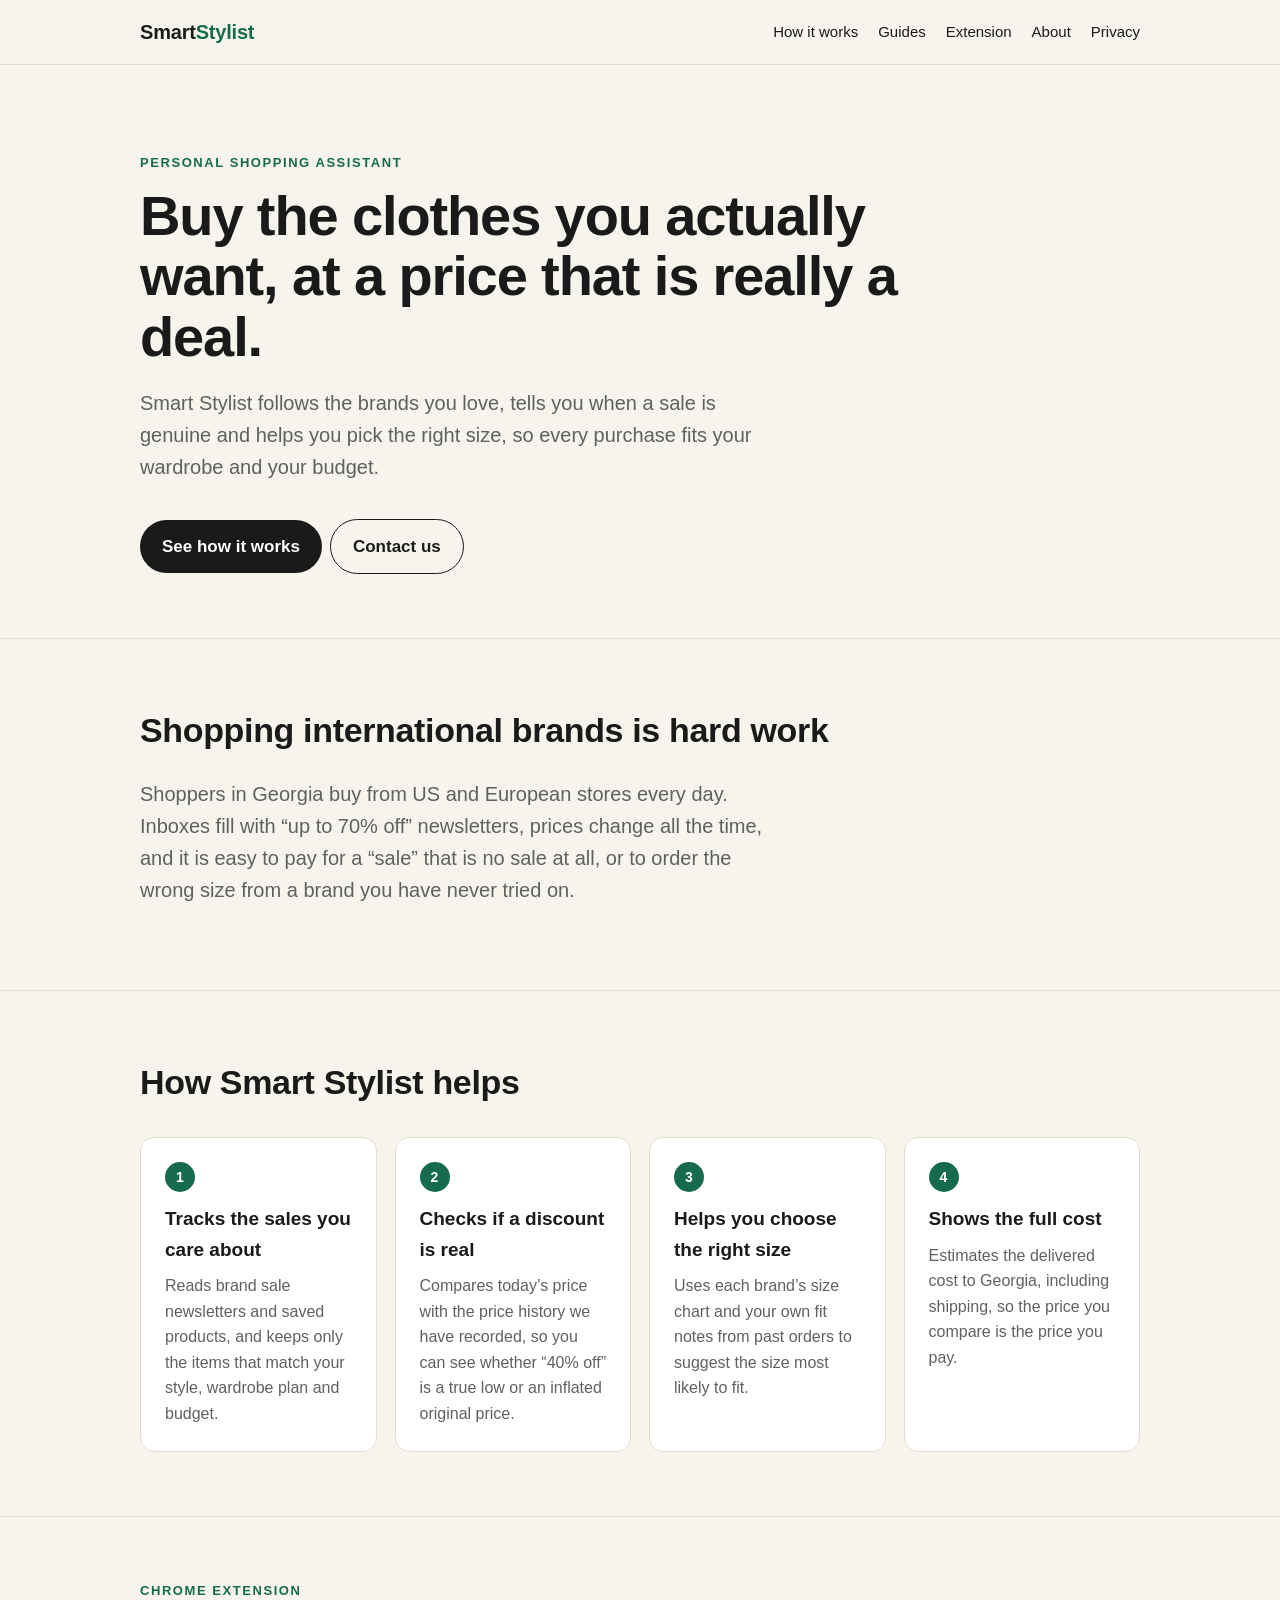
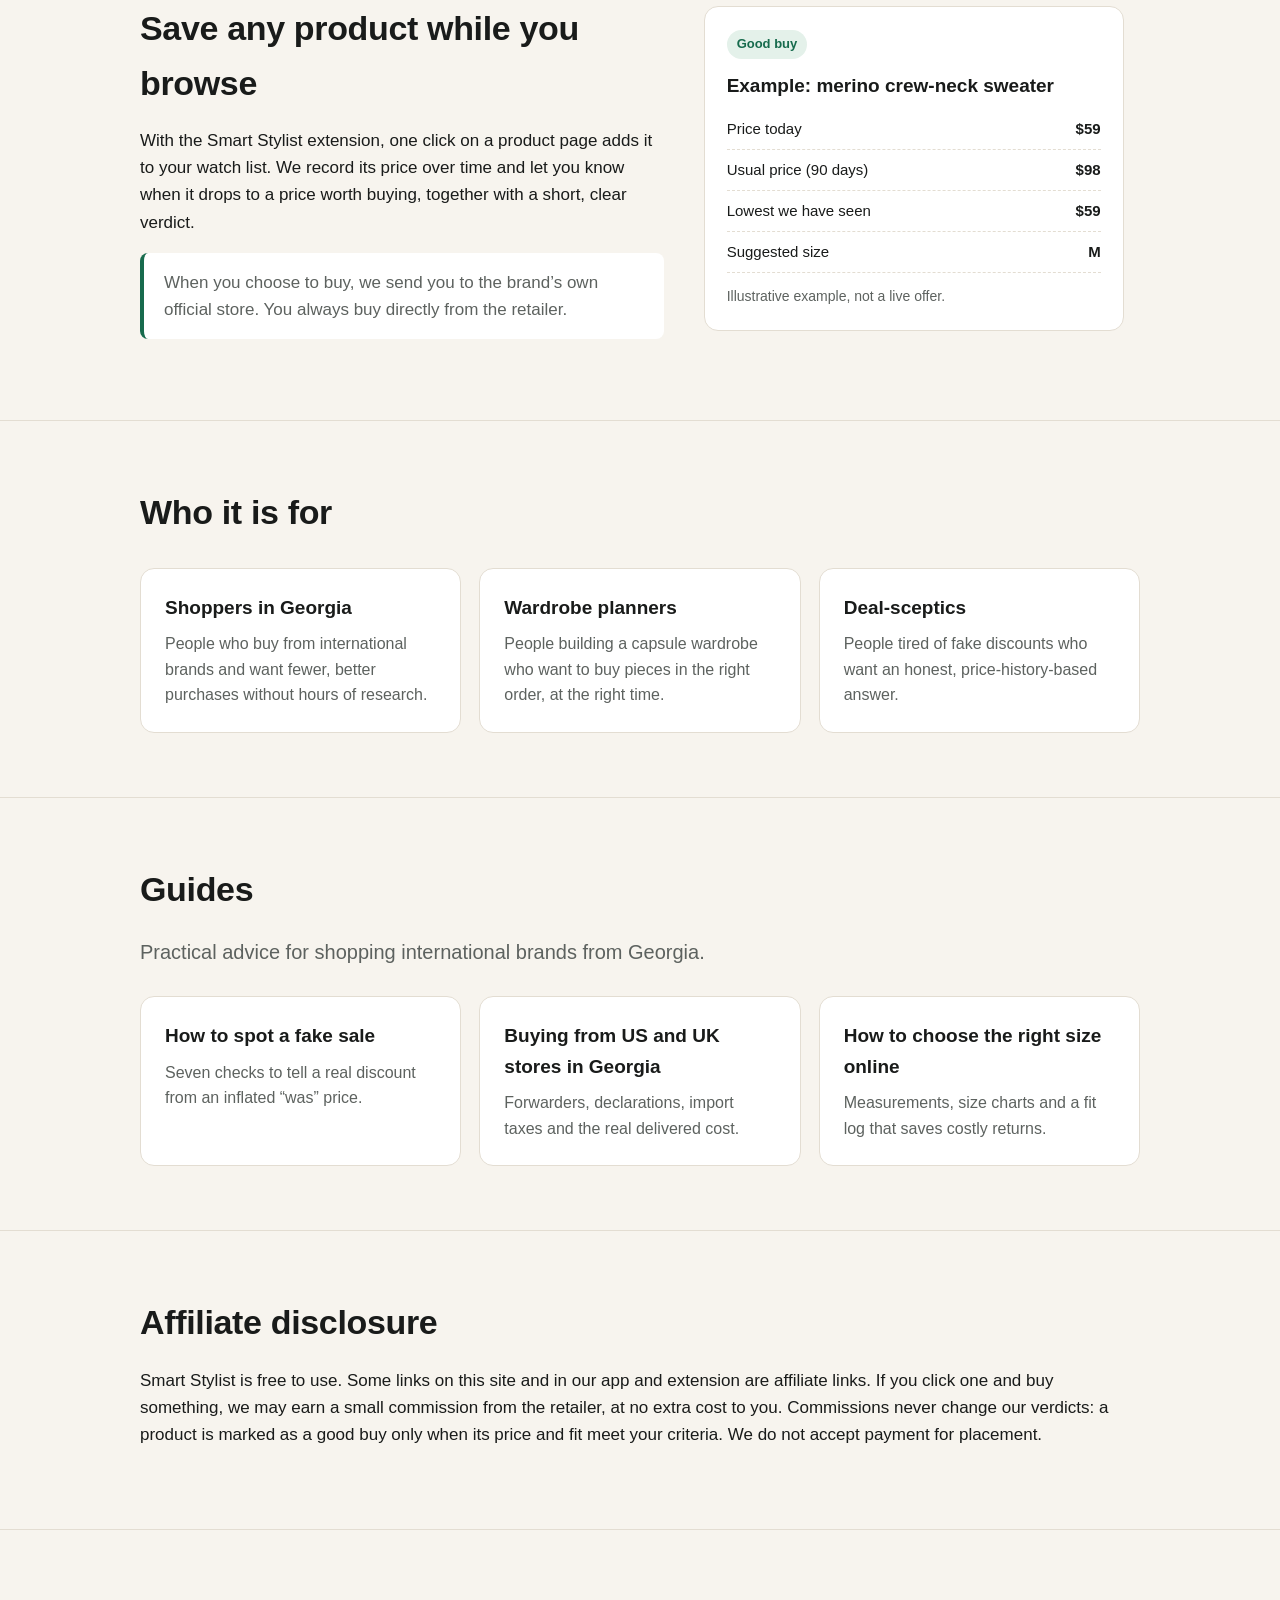
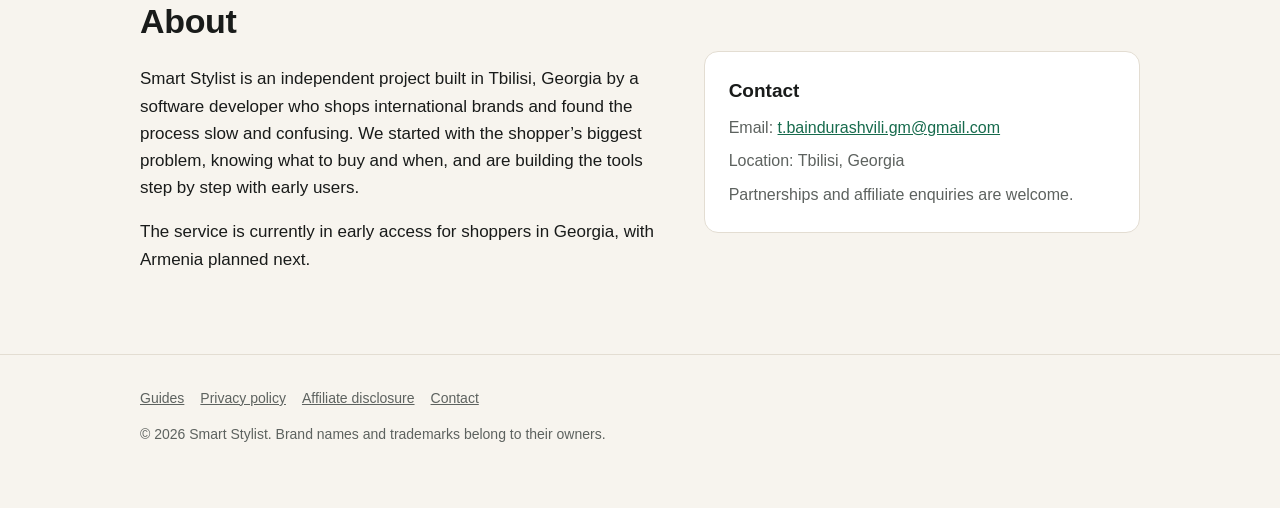
<file: index.html>
<!doctype html>
<html lang="en">
<head>
<meta charset="utf-8">
<meta name='impact-site-verification' value='3f9d5d5a-46a3-4375-ae0d-ba2f3f9a3997'>
<meta name="viewport" content="width=device-width,initial-scale=1">
<title>Smart Stylist — buy fewer, better clothes on real sales</title>
<meta name="description" content="Smart Stylist is a personal shopping assistant and Chrome extension that tracks fashion sales, checks whether discounts are real and helps you choose the right size. Built in Georgia.">
<link rel="stylesheet" href="styles.css">
</head>
<body>
<header><div class="wrap nav">
  <a class="brand" href="./">Smart<span>Stylist</span></a>
  <nav><a href="#how">How it works</a><a href="guides/">Guides</a><a class="hide-sm" href="#extension">Extension</a><a href="#about">About</a><a href="privacy.html">Privacy</a></nav>
</div></header>

<main>
<div class="wrap hero">
  <div class="eyebrow">Personal shopping assistant</div>
  <h1>Buy the clothes you actually want, at a price that is really a deal.</h1>
  <p class="lead">Smart Stylist follows the brands you love, tells you when a sale is genuine and helps you pick the right size, so every purchase fits your wardrobe and your budget.</p>
  <a class="btn" href="#how">See how it works</a><a class="btn alt" href="#about">Contact us</a>
</div>

<section id="problem"><div class="wrap">
  <h2>Shopping international brands is hard work</h2>
  <p class="lead">Shoppers in Georgia buy from US and European stores every day. Inboxes fill with “up to 70% off” newsletters, prices change all the time, and it is easy to pay for a “sale” that is no sale at all, or to order the wrong size from a brand you have never tried on.</p>
</div></section>

<section id="how"><div class="wrap">
  <h2>How Smart Stylist helps</h2>
  <div class="grid">
    <div class="card"><div class="num">1</div><h3>Tracks the sales you care about</h3><p>Reads brand sale newsletters and saved products, and keeps only the items that match your style, wardrobe plan and budget.</p></div>
    <div class="card"><div class="num">2</div><h3>Checks if a discount is real</h3><p>Compares today’s price with the price history we have recorded, so you can see whether “40% off” is a true low or an inflated original price.</p></div>
    <div class="card"><div class="num">3</div><h3>Helps you choose the right size</h3><p>Uses each brand’s size chart and your own fit notes from past orders to suggest the size most likely to fit.</p></div>
    <div class="card"><div class="num">4</div><h3>Shows the full cost</h3><p>Estimates the delivered cost to Georgia, including shipping, so the price you compare is the price you pay.</p></div>
  </div>
</div></section>

<section id="extension"><div class="wrap split">
  <div>
    <div class="eyebrow">Chrome extension</div>
    <h2>Save any product while you browse</h2>
    <p>With the Smart Stylist extension, one click on a product page adds it to your watch list. We record its price over time and let you know when it drops to a price worth buying, together with a short, clear verdict.</p>
    <p class="note">When you choose to buy, we send you to the brand’s own official store. You always buy directly from the retailer.</p>
  </div>
  <div class="verdict" aria-label="Example verdict">
    <span class="tag">Good buy</span>
    <h3 style="margin-top:12px">Example: merino crew-neck sweater</h3>
    <div class="row"><span>Price today</span><b>$59</b></div>
    <div class="row"><span>Usual price (90 days)</span><b>$98</b></div>
    <div class="row"><span>Lowest we have seen</span><b>$59</b></div>
    <div class="row"><span>Suggested size</span><b>M</b></div>
    <p style="font-size:14px;color:var(--muted);margin:12px 0 0">Illustrative example, not a live offer.</p>
  </div>
</div></section>

<section id="who"><div class="wrap">
  <h2>Who it is for</h2>
  <div class="grid">
    <div class="card"><h3>Shoppers in Georgia</h3><p>People who buy from international brands and want fewer, better purchases without hours of research.</p></div>
    <div class="card"><h3>Wardrobe planners</h3><p>People building a capsule wardrobe who want to buy pieces in the right order, at the right time.</p></div>
    <div class="card"><h3>Deal-sceptics</h3><p>People tired of fake discounts who want an honest, price-history-based answer.</p></div>
  </div>
</div></section>

<section id="guides"><div class="wrap">
  <h2>Guides</h2>
  <p class="lead">Practical advice for shopping international brands from Georgia.</p>
  <div class="grid">
    <a class="card" style="text-decoration:none;color:var(--ink)" href="guides/how-to-spot-a-fake-sale.html"><h3>How to spot a fake sale</h3><p>Seven checks to tell a real discount from an inflated “was” price.</p></a>
    <a class="card" style="text-decoration:none;color:var(--ink)" href="guides/buying-from-us-and-uk-stores-in-georgia.html"><h3>Buying from US and UK stores in Georgia</h3><p>Forwarders, declarations, import taxes and the real delivered cost.</p></a>
    <a class="card" style="text-decoration:none;color:var(--ink)" href="guides/how-to-choose-the-right-size-online.html"><h3>How to choose the right size online</h3><p>Measurements, size charts and a fit log that saves costly returns.</p></a>
  </div>
</div></section>

<section id="disclosure"><div class="wrap">
  <h2>Affiliate disclosure</h2>
  <p>Smart Stylist is free to use. Some links on this site and in our app and extension are affiliate links. If you click one and buy something, we may earn a small commission from the retailer, at no extra cost to you. Commissions never change our verdicts: a product is marked as a good buy only when its price and fit meet your criteria. We do not accept payment for placement.</p>
</div></section>

<section id="about"><div class="wrap split">
  <div>
    <h2>About</h2>
    <p>Smart Stylist is an independent project built in Tbilisi, Georgia by a software developer who shops international brands and found the process slow and confusing. We started with the shopper’s biggest problem, knowing what to buy and when, and are building the tools step by step with early users.</p>
    <p>The service is currently in early access for shoppers in Georgia, with Armenia planned next.</p>
  </div>
  <div class="card">
    <h3>Contact</h3>
    <p>Email: <a href="mailto:t.baindurashvili.gm@gmail.com">t.baindurashvili.gm@gmail.com</a></p>
    <p style="margin-top:8px">Location: Tbilisi, Georgia</p>
    <p style="margin-top:8px">Partnerships and affiliate enquiries are welcome.</p>
  </div>
</div></section>
</main>

<footer><div class="wrap">
  <a href="guides/">Guides</a><a href="privacy.html">Privacy policy</a><a href="#disclosure">Affiliate disclosure</a><a href="#about">Contact</a>
  <p>© 2026 Smart Stylist. Brand names and trademarks belong to their owners.</p>
</div></footer>
</body>
</html>
</file>
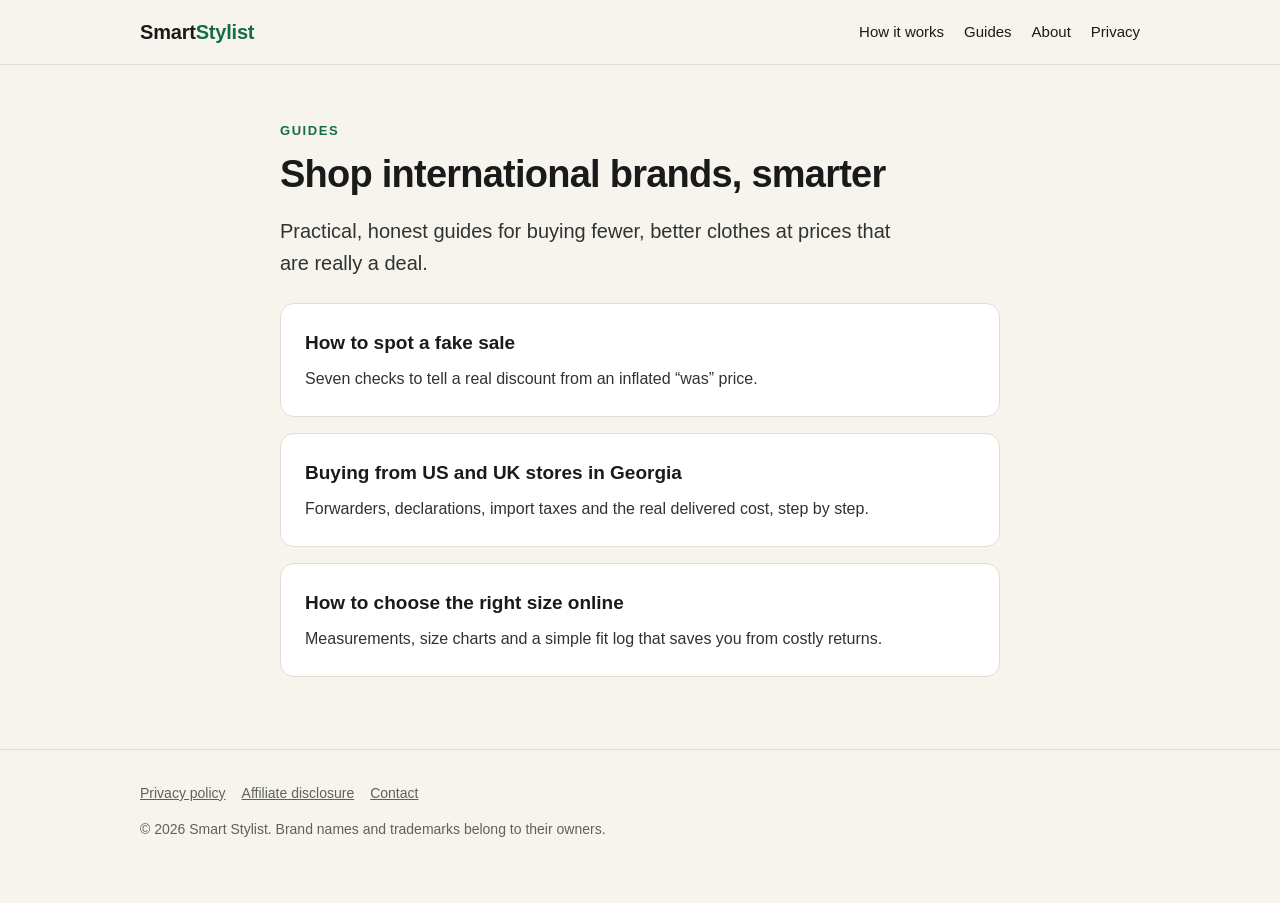
<file: guides/index.html>
<!doctype html>
<html lang="en">
<head>
<meta charset="utf-8">
<meta name="viewport" content="width=device-width,initial-scale=1">
<title>Guides — Smart Stylist</title>
<meta name="description" content="Practical guides for smarter fashion shopping from international brands: real discounts, sizing, and buying from Georgia.">
<link rel="stylesheet" href="../styles.css">
</head>
<body>
<header><div class="wrap nav">
  <a class="brand" href="../">Smart<span>Stylist</span></a>
  <nav><a href="../#how">How it works</a><a href="./">Guides</a><a class="hide-sm" href="../#about">About</a><a href="../privacy.html">Privacy</a></nav>
</div></header>
<main class="doc">
<div class="eyebrow">Guides</div>
<h1>Shop international brands, smarter</h1>
<p class="lead">Practical, honest guides for buying fewer, better clothes at prices that are really a deal.</p>
<div class="list-guides">
  <a class="card" href="how-to-spot-a-fake-sale.html"><h3>How to spot a fake sale</h3><p>Seven checks to tell a real discount from an inflated “was” price.</p></a>
  <a class="card" href="buying-from-us-and-uk-stores-in-georgia.html"><h3>Buying from US and UK stores in Georgia</h3><p>Forwarders, declarations, import taxes and the real delivered cost, step by step.</p></a>
  <a class="card" href="how-to-choose-the-right-size-online.html"><h3>How to choose the right size online</h3><p>Measurements, size charts and a simple fit log that saves you from costly returns.</p></a>
</div>
</main>
<footer><div class="wrap">
  <a href="../privacy.html">Privacy policy</a><a href="../#disclosure">Affiliate disclosure</a><a href="../#about">Contact</a>
  <p>© 2026 Smart Stylist. Brand names and trademarks belong to their owners.</p>
</div></footer>
</body>
</html>
</file>
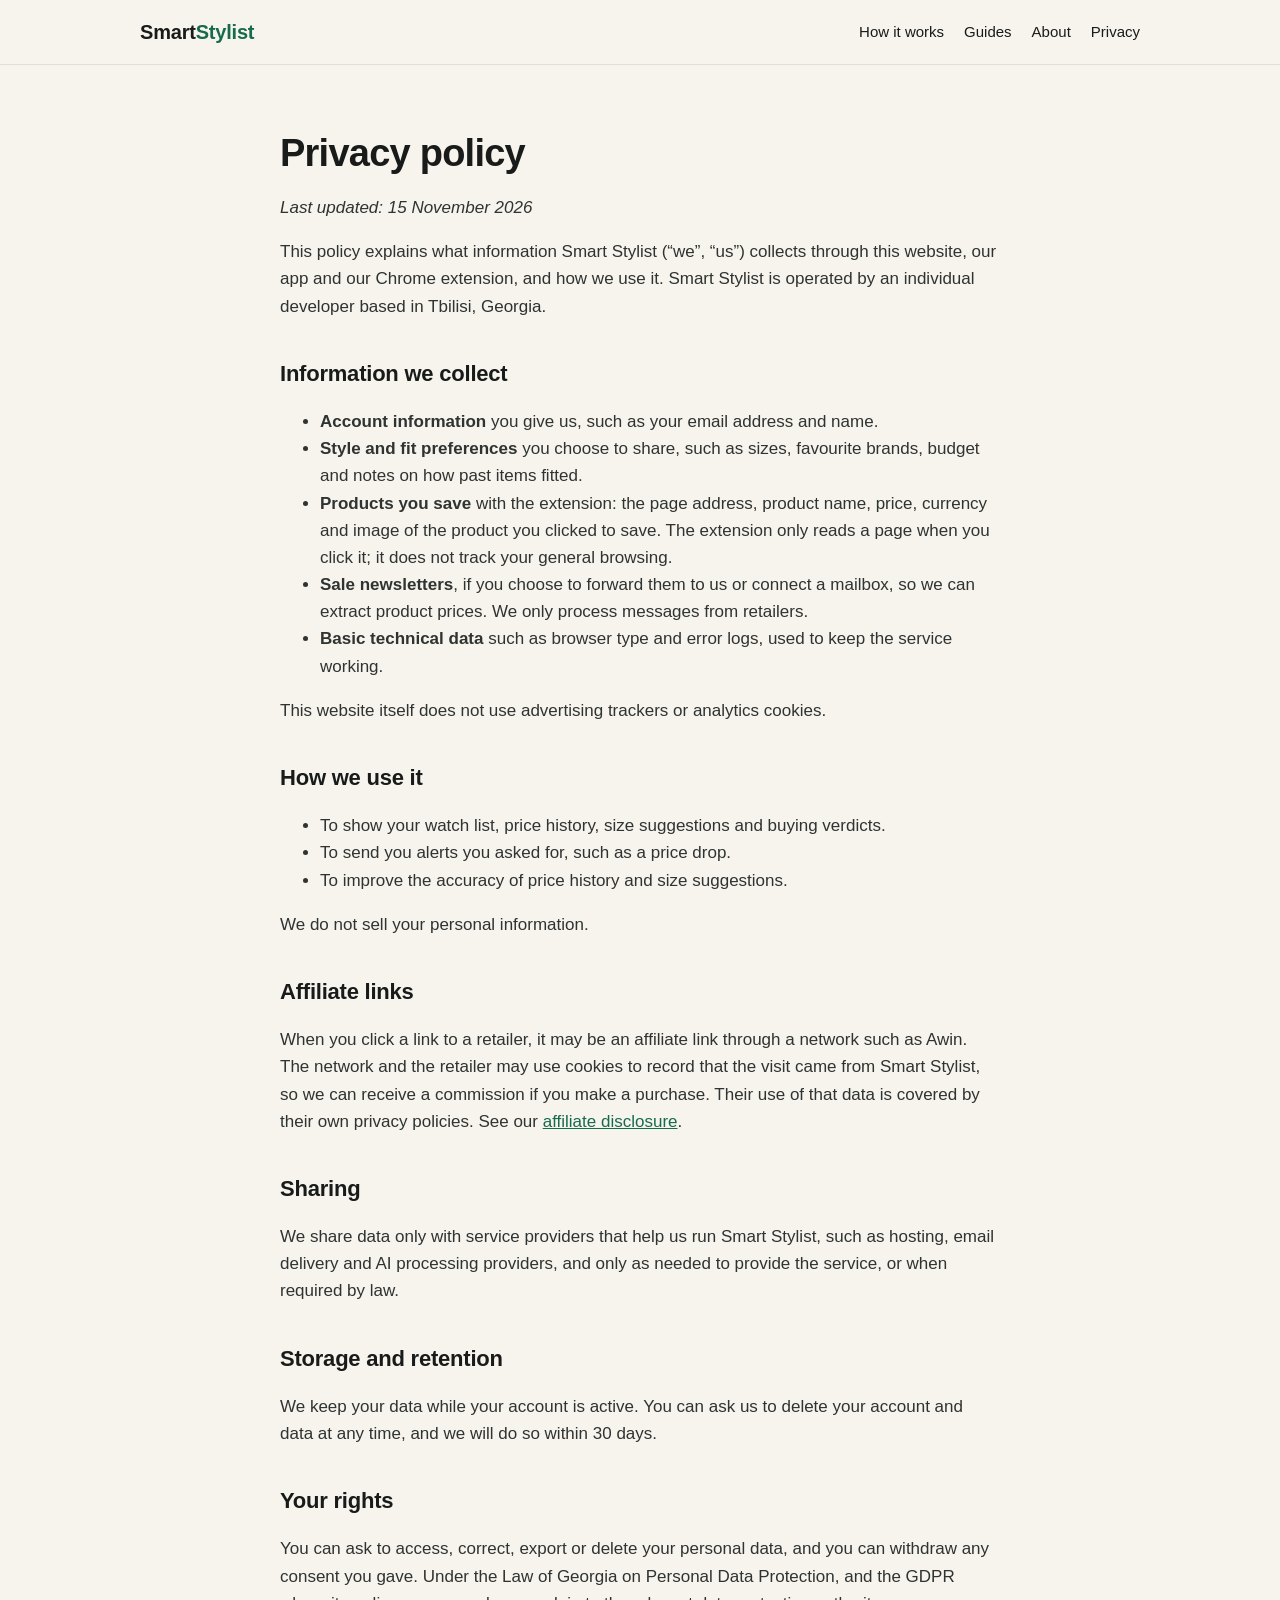
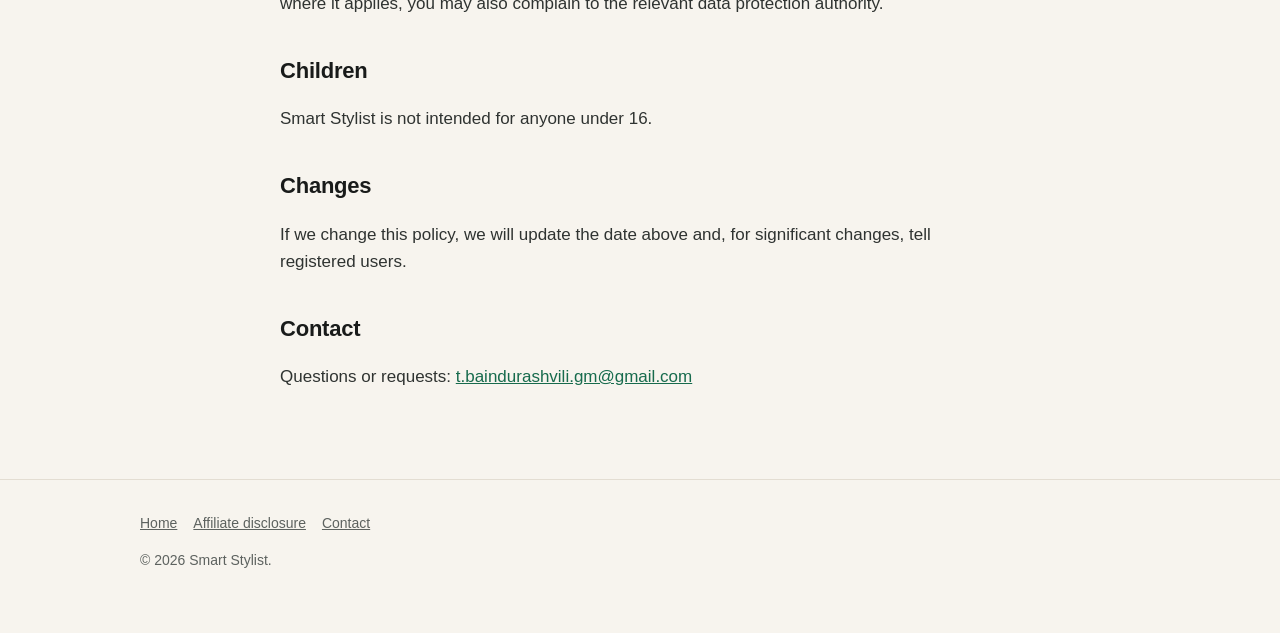
<file: privacy.html>
<!doctype html>
<html lang="en">
<head>
<meta charset="utf-8">
<meta name="viewport" content="width=device-width,initial-scale=1">
<title>Privacy policy — Smart Stylist</title>
<link rel="stylesheet" href="styles.css">
</head>
<body>
<header><div class="wrap nav">
  <a class="brand" href="./">Smart<span>Stylist</span></a>
  <nav><a href="./#how">How it works</a><a href="guides/">Guides</a><a href="./#about">About</a><a href="privacy.html">Privacy</a></nav>
</div></header>
<main class="doc">
<h1>Privacy policy</h1>
<p><em>Last updated: 15 November 2026</em></p>
<p>This policy explains what information Smart Stylist (“we”, “us”) collects through this website, our app and our Chrome extension, and how we use it. Smart Stylist is operated by an individual developer based in Tbilisi, Georgia.</p>

<h2>Information we collect</h2>
<ul>
<li><strong>Account information</strong> you give us, such as your email address and name.</li>
<li><strong>Style and fit preferences</strong> you choose to share, such as sizes, favourite brands, budget and notes on how past items fitted.</li>
<li><strong>Products you save</strong> with the extension: the page address, product name, price, currency and image of the product you clicked to save. The extension only reads a page when you click it; it does not track your general browsing.</li>
<li><strong>Sale newsletters</strong>, if you choose to forward them to us or connect a mailbox, so we can extract product prices. We only process messages from retailers.</li>
<li><strong>Basic technical data</strong> such as browser type and error logs, used to keep the service working.</li>
</ul>
<p>This website itself does not use advertising trackers or analytics cookies.</p>

<h2>How we use it</h2>
<ul>
<li>To show your watch list, price history, size suggestions and buying verdicts.</li>
<li>To send you alerts you asked for, such as a price drop.</li>
<li>To improve the accuracy of price history and size suggestions.</li>
</ul>
<p>We do not sell your personal information.</p>

<h2>Affiliate links</h2>
<p>When you click a link to a retailer, it may be an affiliate link through a network such as Awin. The network and the retailer may use cookies to record that the visit came from Smart Stylist, so we can receive a commission if you make a purchase. Their use of that data is covered by their own privacy policies. See our <a href="./#disclosure">affiliate disclosure</a>.</p>

<h2>Sharing</h2>
<p>We share data only with service providers that help us run Smart Stylist, such as hosting, email delivery and AI processing providers, and only as needed to provide the service, or when required by law.</p>

<h2>Storage and retention</h2>
<p>We keep your data while your account is active. You can ask us to delete your account and data at any time, and we will do so within 30 days.</p>

<h2>Your rights</h2>
<p>You can ask to access, correct, export or delete your personal data, and you can withdraw any consent you gave. Under the Law of Georgia on Personal Data Protection, and the GDPR where it applies, you may also complain to the relevant data protection authority.</p>

<h2>Children</h2>
<p>Smart Stylist is not intended for anyone under 16.</p>

<h2>Changes</h2>
<p>If we change this policy, we will update the date above and, for significant changes, tell registered users.</p>

<h2>Contact</h2>
<p>Questions or requests: <a href="mailto:t.baindurashvili.gm@gmail.com">t.baindurashvili.gm@gmail.com</a></p>
</main>
<footer><div class="wrap">
  <a href="./">Home</a><a href="./#disclosure">Affiliate disclosure</a><a href="./#about">Contact</a>
  <p>© 2026 Smart Stylist.</p>
</div></footer>
</body>
</html>
</file>
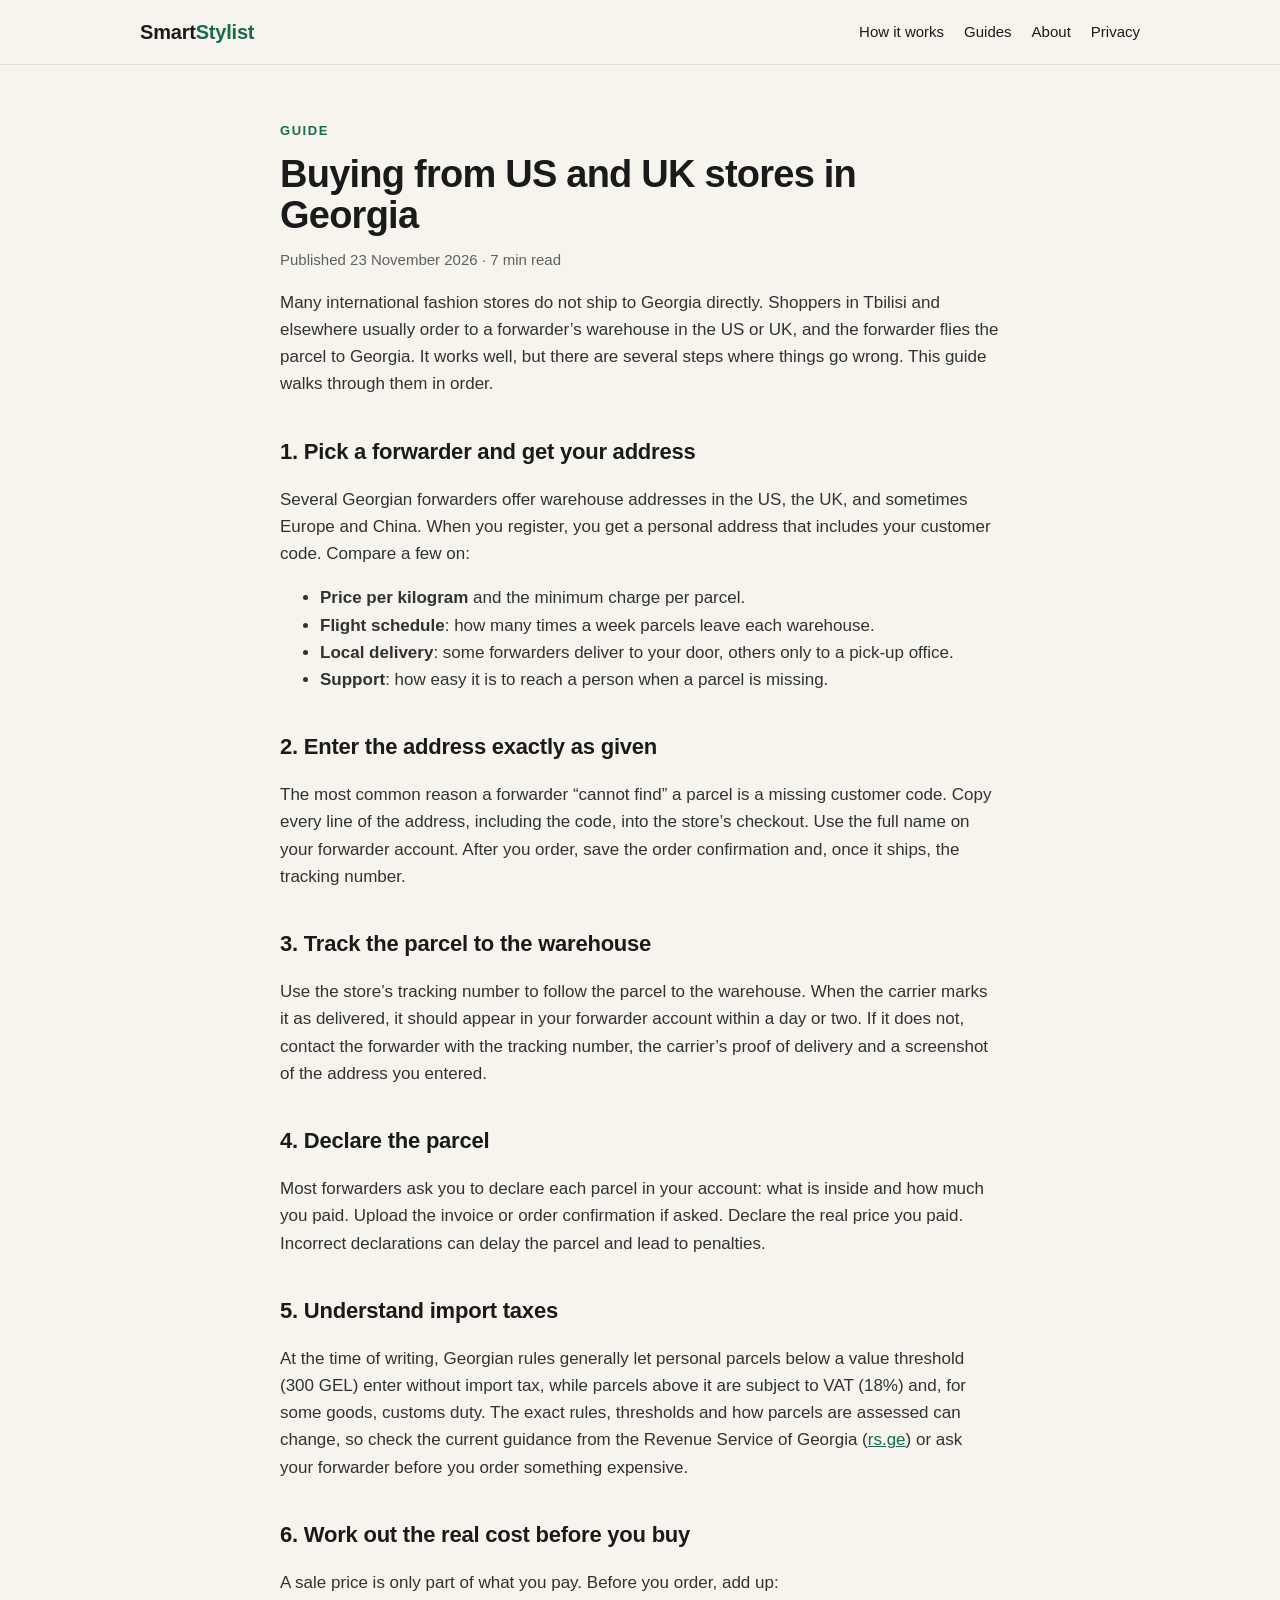
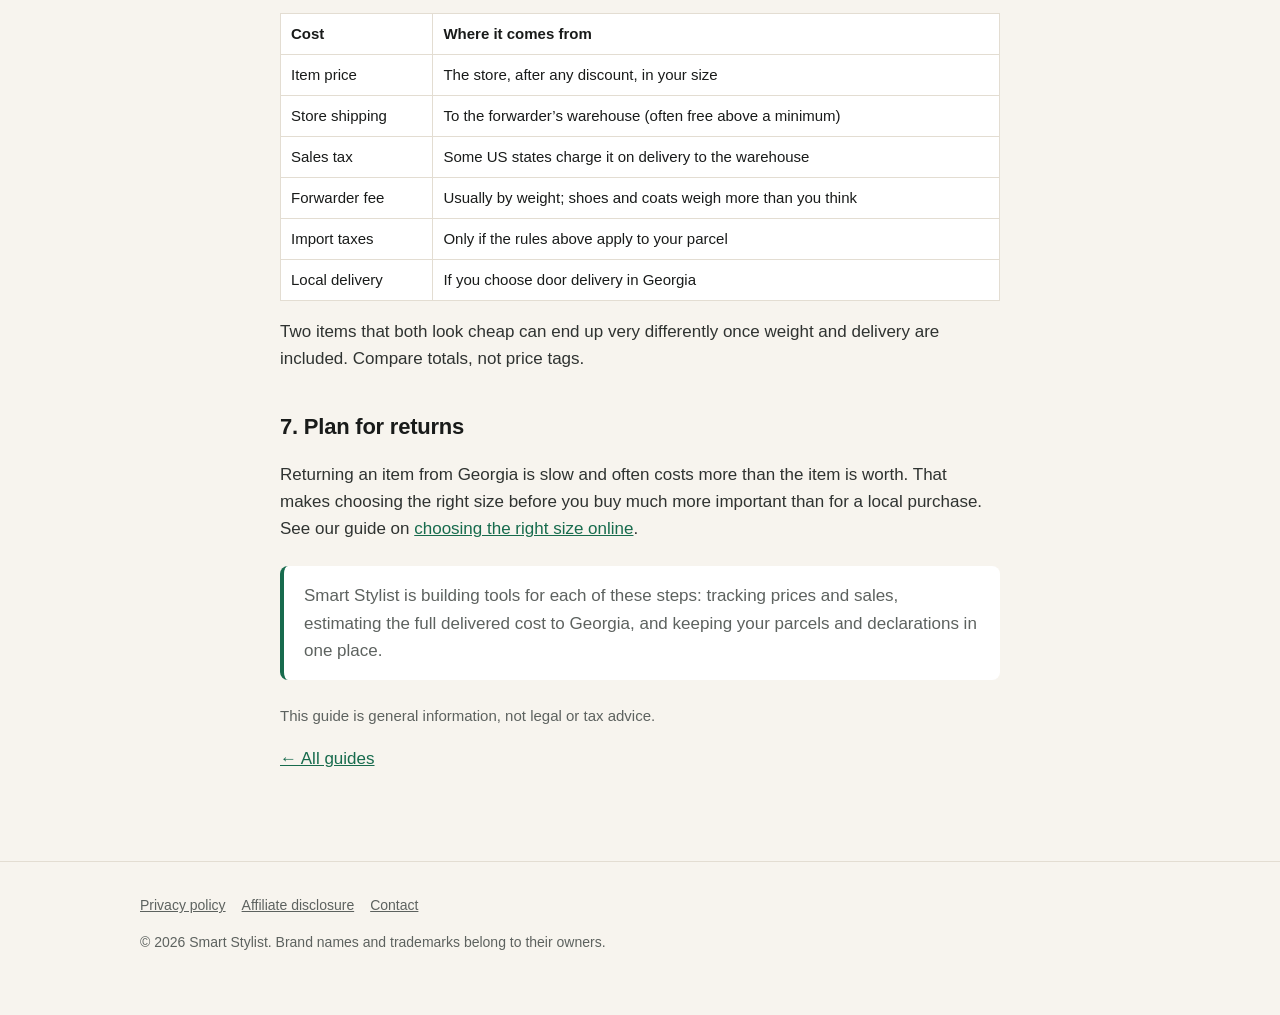
<file: guides/buying-from-us-and-uk-stores-in-georgia.html>
<!doctype html>
<html lang="en">
<head>
<meta charset="utf-8">
<meta name="viewport" content="width=device-width,initial-scale=1">
<title>Buying from US and UK stores in Georgia — Smart Stylist</title>
<meta name="description" content="A step-by-step guide for shoppers in Georgia ordering clothes and shoes from US and UK online stores through a parcel forwarder.">
<link rel="stylesheet" href="../styles.css">
</head>
<body>
<header><div class="wrap nav">
  <a class="brand" href="../">Smart<span>Stylist</span></a>
  <nav><a href="../#how">How it works</a><a href="./">Guides</a><a class="hide-sm" href="../#about">About</a><a href="../privacy.html">Privacy</a></nav>
</div></header>
<main class="doc">
<div class="eyebrow">Guide</div>
<h1>Buying from US and UK stores in Georgia</h1>
<p class="meta">Published 23 November 2026 · 7 min read</p>

<p>Many international fashion stores do not ship to Georgia directly. Shoppers in Tbilisi and elsewhere usually order to a forwarder’s warehouse in the US or UK, and the forwarder flies the parcel to Georgia. It works well, but there are several steps where things go wrong. This guide walks through them in order.</p>

<h2>1. Pick a forwarder and get your address</h2>
<p>Several Georgian forwarders offer warehouse addresses in the US, the UK, and sometimes Europe and China. When you register, you get a personal address that includes your customer code. Compare a few on:</p>
<ul>
<li><strong>Price per kilogram</strong> and the minimum charge per parcel.</li>
<li><strong>Flight schedule</strong>: how many times a week parcels leave each warehouse.</li>
<li><strong>Local delivery</strong>: some forwarders deliver to your door, others only to a pick-up office.</li>
<li><strong>Support</strong>: how easy it is to reach a person when a parcel is missing.</li>
</ul>

<h2>2. Enter the address exactly as given</h2>
<p>The most common reason a forwarder “cannot find” a parcel is a missing customer code. Copy every line of the address, including the code, into the store’s checkout. Use the full name on your forwarder account. After you order, save the order confirmation and, once it ships, the tracking number.</p>

<h2>3. Track the parcel to the warehouse</h2>
<p>Use the store’s tracking number to follow the parcel to the warehouse. When the carrier marks it as delivered, it should appear in your forwarder account within a day or two. If it does not, contact the forwarder with the tracking number, the carrier’s proof of delivery and a screenshot of the address you entered.</p>

<h2>4. Declare the parcel</h2>
<p>Most forwarders ask you to declare each parcel in your account: what is inside and how much you paid. Upload the invoice or order confirmation if asked. Declare the real price you paid. Incorrect declarations can delay the parcel and lead to penalties.</p>

<h2>5. Understand import taxes</h2>
<p>At the time of writing, Georgian rules generally let personal parcels below a value threshold (300 GEL) enter without import tax, while parcels above it are subject to VAT (18%) and, for some goods, customs duty. The exact rules, thresholds and how parcels are assessed can change, so check the current guidance from the Revenue Service of Georgia (<a href="https://www.rs.ge" rel="noopener">rs.ge</a>) or ask your forwarder before you order something expensive.</p>

<h2>6. Work out the real cost before you buy</h2>
<p>A sale price is only part of what you pay. Before you order, add up:</p>
<table>
<tr><th>Cost</th><th>Where it comes from</th></tr>
<tr><td>Item price</td><td>The store, after any discount, in your size</td></tr>
<tr><td>Store shipping</td><td>To the forwarder’s warehouse (often free above a minimum)</td></tr>
<tr><td>Sales tax</td><td>Some US states charge it on delivery to the warehouse</td></tr>
<tr><td>Forwarder fee</td><td>Usually by weight; shoes and coats weigh more than you think</td></tr>
<tr><td>Import taxes</td><td>Only if the rules above apply to your parcel</td></tr>
<tr><td>Local delivery</td><td>If you choose door delivery in Georgia</td></tr>
</table>
<p>Two items that both look cheap can end up very differently once weight and delivery are included. Compare totals, not price tags.</p>

<h2>7. Plan for returns</h2>
<p>Returning an item from Georgia is slow and often costs more than the item is worth. That makes choosing the right size before you buy much more important than for a local purchase. See our guide on <a href="how-to-choose-the-right-size-online.html">choosing the right size online</a>.</p>

<div class="note">Smart Stylist is building tools for each of these steps: tracking prices and sales, estimating the full delivered cost to Georgia, and keeping your parcels and declarations in one place.</div>

<p style="font-size:15px;color:var(--muted)">This guide is general information, not legal or tax advice.</p>
<p><a href="./">← All guides</a></p>
</main>
<footer><div class="wrap">
  <a href="../privacy.html">Privacy policy</a><a href="../#disclosure">Affiliate disclosure</a><a href="../#about">Contact</a>
  <p>© 2026 Smart Stylist. Brand names and trademarks belong to their owners.</p>
</div></footer>
</body>
</html>
</file>
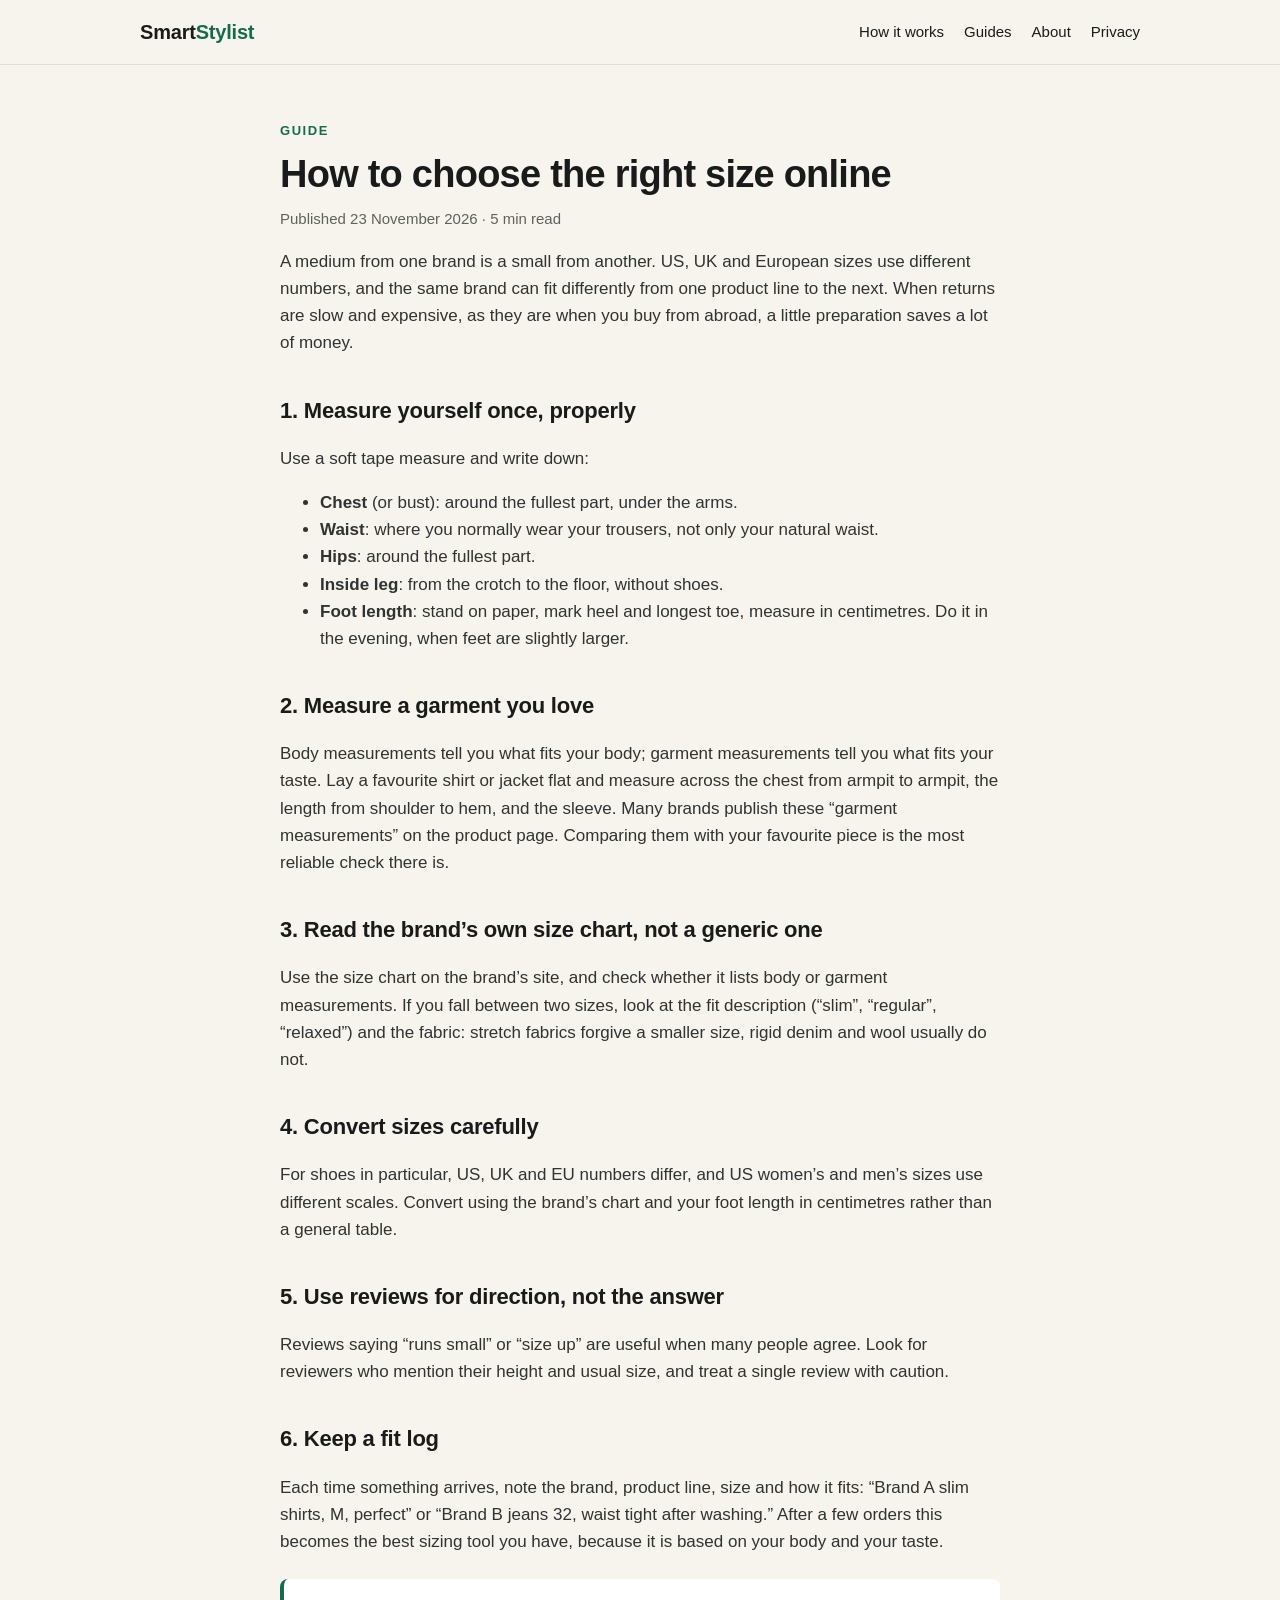
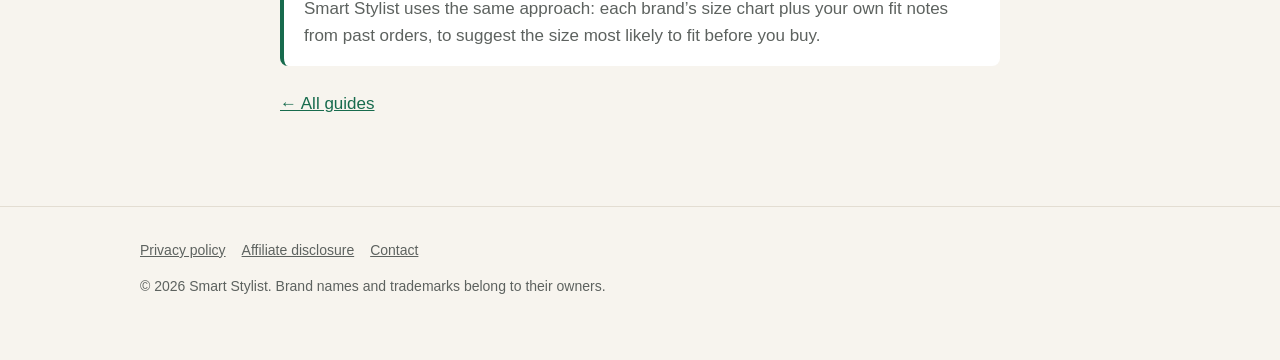
<file: guides/how-to-choose-the-right-size-online.html>
<!doctype html>
<html lang="en">
<head>
<meta charset="utf-8">
<meta name="viewport" content="width=device-width,initial-scale=1">
<title>How to choose the right size online — Smart Stylist</title>
<meta name="description" content="How to use size charts, your own measurements and past orders to pick the right clothing and shoe size from international brands.">
<link rel="stylesheet" href="../styles.css">
</head>
<body>
<header><div class="wrap nav">
  <a class="brand" href="../">Smart<span>Stylist</span></a>
  <nav><a href="../#how">How it works</a><a href="./">Guides</a><a class="hide-sm" href="../#about">About</a><a href="../privacy.html">Privacy</a></nav>
</div></header>
<main class="doc">
<div class="eyebrow">Guide</div>
<h1>How to choose the right size online</h1>
<p class="meta">Published 23 November 2026 · 5 min read</p>

<p>A medium from one brand is a small from another. US, UK and European sizes use different numbers, and the same brand can fit differently from one product line to the next. When returns are slow and expensive, as they are when you buy from abroad, a little preparation saves a lot of money.</p>

<h2>1. Measure yourself once, properly</h2>
<p>Use a soft tape measure and write down:</p>
<ul>
<li><strong>Chest</strong> (or bust): around the fullest part, under the arms.</li>
<li><strong>Waist</strong>: where you normally wear your trousers, not only your natural waist.</li>
<li><strong>Hips</strong>: around the fullest part.</li>
<li><strong>Inside leg</strong>: from the crotch to the floor, without shoes.</li>
<li><strong>Foot length</strong>: stand on paper, mark heel and longest toe, measure in centimetres. Do it in the evening, when feet are slightly larger.</li>
</ul>

<h2>2. Measure a garment you love</h2>
<p>Body measurements tell you what fits your body; garment measurements tell you what fits your taste. Lay a favourite shirt or jacket flat and measure across the chest from armpit to armpit, the length from shoulder to hem, and the sleeve. Many brands publish these “garment measurements” on the product page. Comparing them with your favourite piece is the most reliable check there is.</p>

<h2>3. Read the brand’s own size chart, not a generic one</h2>
<p>Use the size chart on the brand’s site, and check whether it lists body or garment measurements. If you fall between two sizes, look at the fit description (“slim”, “regular”, “relaxed”) and the fabric: stretch fabrics forgive a smaller size, rigid denim and wool usually do not.</p>

<h2>4. Convert sizes carefully</h2>
<p>For shoes in particular, US, UK and EU numbers differ, and US women’s and men’s sizes use different scales. Convert using the brand’s chart and your foot length in centimetres rather than a general table.</p>

<h2>5. Use reviews for direction, not the answer</h2>
<p>Reviews saying “runs small” or “size up” are useful when many people agree. Look for reviewers who mention their height and usual size, and treat a single review with caution.</p>

<h2>6. Keep a fit log</h2>
<p>Each time something arrives, note the brand, product line, size and how it fits: “Brand A slim shirts, M, perfect” or “Brand B jeans 32, waist tight after washing.” After a few orders this becomes the best sizing tool you have, because it is based on your body and your taste.</p>

<div class="note">Smart Stylist uses the same approach: each brand’s size chart plus your own fit notes from past orders, to suggest the size most likely to fit before you buy.</div>

<p><a href="./">← All guides</a></p>
</main>
<footer><div class="wrap">
  <a href="../privacy.html">Privacy policy</a><a href="../#disclosure">Affiliate disclosure</a><a href="../#about">Contact</a>
  <p>© 2026 Smart Stylist. Brand names and trademarks belong to their owners.</p>
</div></footer>
</body>
</html>
</file>
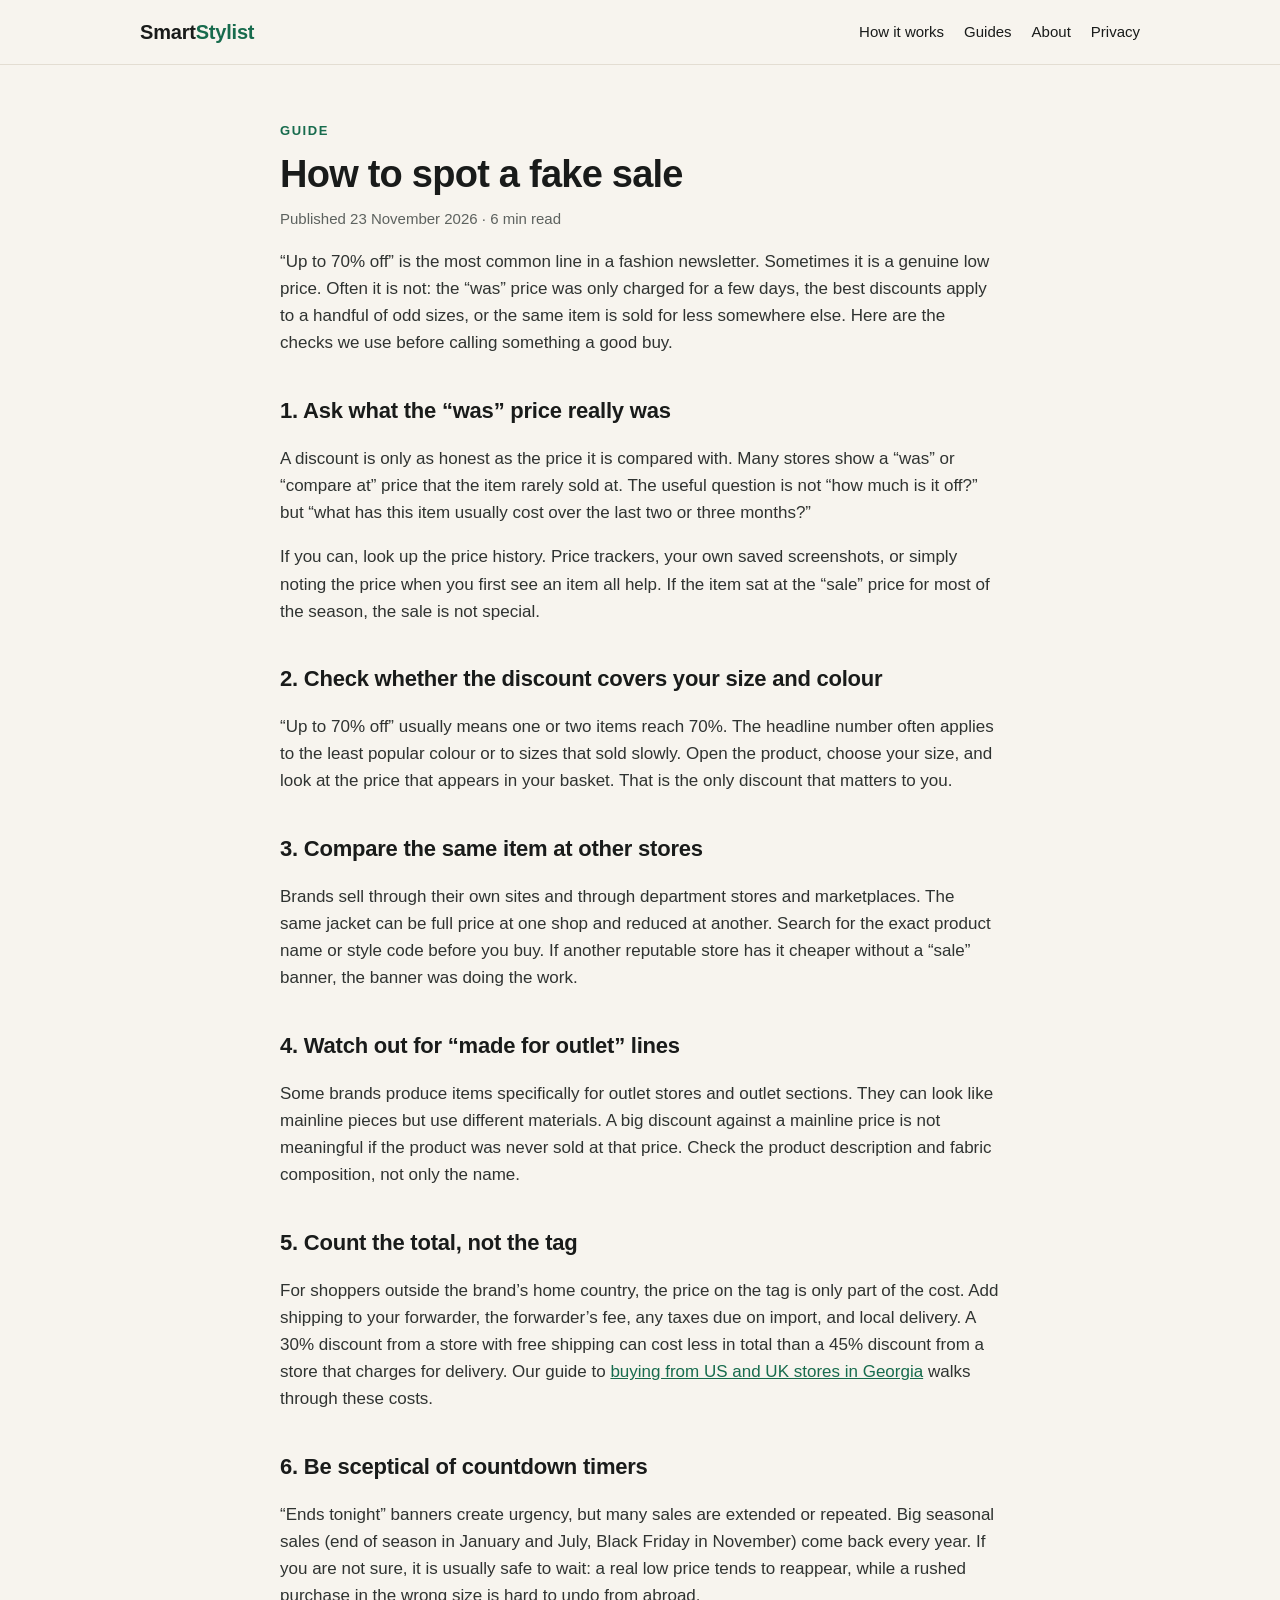
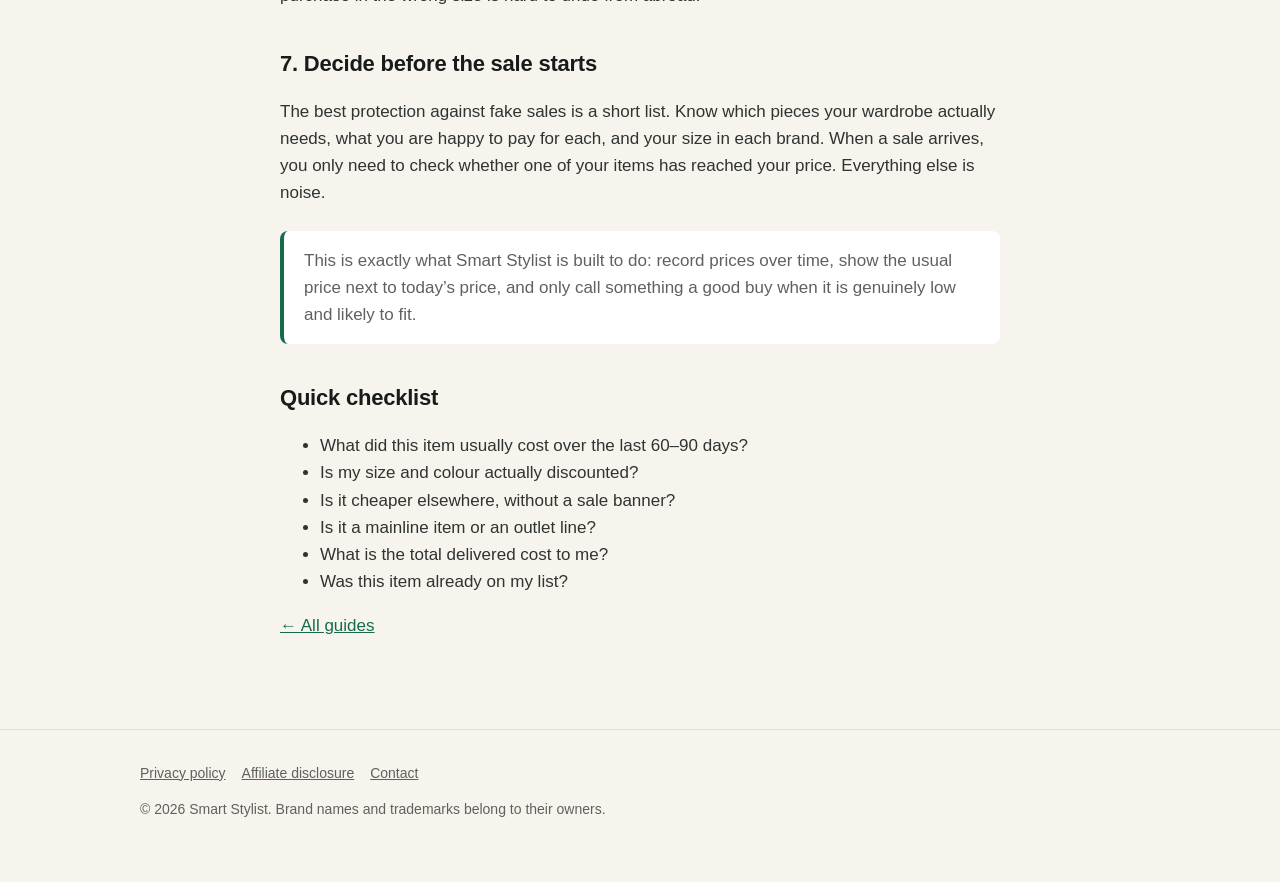
<file: guides/how-to-spot-a-fake-sale.html>
<!doctype html>
<html lang="en">
<head>
<meta charset="utf-8">
<meta name="viewport" content="width=device-width,initial-scale=1">
<title>How to spot a fake sale — Smart Stylist</title>
<meta name="description" content="Seven practical checks to tell a real fashion discount from an inflated 'was' price, before you buy from an international brand.">
<link rel="stylesheet" href="../styles.css">
</head>
<body>
<header><div class="wrap nav">
  <a class="brand" href="../">Smart<span>Stylist</span></a>
  <nav><a href="../#how">How it works</a><a href="./">Guides</a><a class="hide-sm" href="../#about">About</a><a href="../privacy.html">Privacy</a></nav>
</div></header>
<main class="doc">
<div class="eyebrow">Guide</div>
<h1>How to spot a fake sale</h1>
<p class="meta">Published 23 November 2026 · 6 min read</p>

<p>“Up to 70% off” is the most common line in a fashion newsletter. Sometimes it is a genuine low price. Often it is not: the “was” price was only charged for a few days, the best discounts apply to a handful of odd sizes, or the same item is sold for less somewhere else. Here are the checks we use before calling something a good buy.</p>

<h2>1. Ask what the “was” price really was</h2>
<p>A discount is only as honest as the price it is compared with. Many stores show a “was” or “compare at” price that the item rarely sold at. The useful question is not “how much is it off?” but “what has this item usually cost over the last two or three months?”</p>
<p>If you can, look up the price history. Price trackers, your own saved screenshots, or simply noting the price when you first see an item all help. If the item sat at the “sale” price for most of the season, the sale is not special.</p>

<h2>2. Check whether the discount covers your size and colour</h2>
<p>“Up to 70% off” usually means one or two items reach 70%. The headline number often applies to the least popular colour or to sizes that sold slowly. Open the product, choose your size, and look at the price that appears in your basket. That is the only discount that matters to you.</p>

<h2>3. Compare the same item at other stores</h2>
<p>Brands sell through their own sites and through department stores and marketplaces. The same jacket can be full price at one shop and reduced at another. Search for the exact product name or style code before you buy. If another reputable store has it cheaper without a “sale” banner, the banner was doing the work.</p>

<h2>4. Watch out for “made for outlet” lines</h2>
<p>Some brands produce items specifically for outlet stores and outlet sections. They can look like mainline pieces but use different materials. A big discount against a mainline price is not meaningful if the product was never sold at that price. Check the product description and fabric composition, not only the name.</p>

<h2>5. Count the total, not the tag</h2>
<p>For shoppers outside the brand’s home country, the price on the tag is only part of the cost. Add shipping to your forwarder, the forwarder’s fee, any taxes due on import, and local delivery. A 30% discount from a store with free shipping can cost less in total than a 45% discount from a store that charges for delivery. Our guide to <a href="buying-from-us-and-uk-stores-in-georgia.html">buying from US and UK stores in Georgia</a> walks through these costs.</p>

<h2>6. Be sceptical of countdown timers</h2>
<p>“Ends tonight” banners create urgency, but many sales are extended or repeated. Big seasonal sales (end of season in January and July, Black Friday in November) come back every year. If you are not sure, it is usually safe to wait: a real low price tends to reappear, while a rushed purchase in the wrong size is hard to undo from abroad.</p>

<h2>7. Decide before the sale starts</h2>
<p>The best protection against fake sales is a short list. Know which pieces your wardrobe actually needs, what you are happy to pay for each, and your size in each brand. When a sale arrives, you only need to check whether one of your items has reached your price. Everything else is noise.</p>

<div class="note">This is exactly what Smart Stylist is built to do: record prices over time, show the usual price next to today’s price, and only call something a good buy when it is genuinely low and likely to fit.</div>

<h2>Quick checklist</h2>
<ul>
<li>What did this item usually cost over the last 60–90 days?</li>
<li>Is my size and colour actually discounted?</li>
<li>Is it cheaper elsewhere, without a sale banner?</li>
<li>Is it a mainline item or an outlet line?</li>
<li>What is the total delivered cost to me?</li>
<li>Was this item already on my list?</li>
</ul>

<p><a href="./">← All guides</a></p>
</main>
<footer><div class="wrap">
  <a href="../privacy.html">Privacy policy</a><a href="../#disclosure">Affiliate disclosure</a><a href="../#about">Contact</a>
  <p>© 2026 Smart Stylist. Brand names and trademarks belong to their owners.</p>
</div></footer>
</body>
</html>
</file>
<file: styles.css>
:root{--bg:#F7F4EE;--ink:#191B1A;--muted:#5d625f;--accent:#176B4D;--card:#fff;--line:#e3ddd2}
*{box-sizing:border-box}
html{scroll-behavior:smooth}
body{margin:0;background:var(--bg);color:var(--ink);font:17px/1.6 -apple-system,BlinkMacSystemFont,"Segoe UI",Roboto,Helvetica,Arial,sans-serif}
a{color:var(--accent)}
.wrap{max-width:1040px;margin:0 auto;padding:0 20px}
header{border-bottom:1px solid var(--line);background:var(--bg);position:sticky;top:0;z-index:5}
.nav{display:flex;align-items:center;justify-content:space-between;height:64px;gap:16px}
.brand{font-weight:700;font-size:20px;letter-spacing:-.01em;text-decoration:none;color:var(--ink)}
.brand span{color:var(--accent)}
.nav nav a{color:var(--ink);text-decoration:none;margin-left:20px;font-size:15px}
.nav nav a:hover{color:var(--accent)}
.hero{padding:88px 20px 64px}
.eyebrow{text-transform:uppercase;letter-spacing:.12em;font-size:13px;color:var(--accent);font-weight:600}
h1{font-size:clamp(34px,5.5vw,56px);line-height:1.08;letter-spacing:-.02em;margin:12px 0 20px;max-width:760px}
h2{font-size:clamp(26px,3.4vw,34px);letter-spacing:-.01em;margin:0 0 12px}
h3{margin:0 0 8px;font-size:19px}
.lead{font-size:20px;color:var(--muted);max-width:640px}
.btn{display:inline-block;background:var(--ink);color:#fff;padding:13px 22px;border-radius:999px;text-decoration:none;font-weight:600;margin-top:16px}
.btn.alt{background:transparent;color:var(--ink);border:1px solid var(--ink);margin-left:8px}
section{padding:64px 0;border-top:1px solid var(--line)}
.grid{display:grid;grid-template-columns:repeat(auto-fit,minmax(230px,1fr));gap:18px;margin-top:28px}
.card{background:var(--card);border:1px solid var(--line);border-radius:14px;padding:24px}
.card p{margin:0;color:var(--muted);font-size:16px}
.num{display:inline-flex;width:30px;height:30px;border-radius:50%;background:var(--accent);color:#fff;align-items:center;justify-content:center;font-weight:700;font-size:14px;margin-bottom:12px}
.verdict{background:var(--card);border:1px solid var(--line);border-radius:14px;padding:22px;max-width:420px}
.verdict .tag{display:inline-block;background:#e4f1ea;color:var(--accent);font-weight:700;font-size:13px;padding:4px 10px;border-radius:999px}
.verdict .row{display:flex;justify-content:space-between;border-bottom:1px dashed var(--line);padding:8px 0;font-size:15px}
.split{display:grid;grid-template-columns:1.2fr 1fr;gap:40px;align-items:center}
@media(max-width:760px){.split{grid-template-columns:1fr}.nav nav a{margin-left:12px;font-size:14px}.nav nav a.hide-sm{display:none}.hero{padding:56px 20px 40px}}
.note{background:#fff;border-left:4px solid var(--accent);padding:16px 20px;border-radius:8px;color:var(--muted)}
footer{border-top:1px solid var(--line);padding:32px 0 48px;color:var(--muted);font-size:14px}
footer a{color:var(--muted);margin-right:16px}
.doc{max-width:760px;padding:56px 20px 72px;margin:0 auto}
.doc h1{font-size:38px}
.doc h2{font-size:22px;margin-top:36px}
.doc p,.doc li{color:#2f3331}
.doc .meta{color:var(--muted);font-size:15px;margin-top:-8px}
.doc .note{margin:24px 0}
.doc table{border-collapse:collapse;width:100%;margin:16px 0;font-size:15px;background:#fff}
.doc th,.doc td{border:1px solid var(--line);padding:8px 10px;text-align:left}
.list-guides{display:grid;gap:16px;margin-top:24px}
.list-guides a.card{text-decoration:none;color:var(--ink);display:block}
.list-guides a.card:hover{border-color:var(--accent)}
.list-guides .card h3{color:var(--ink)}
.nav nav a{white-space:nowrap}
</file>
